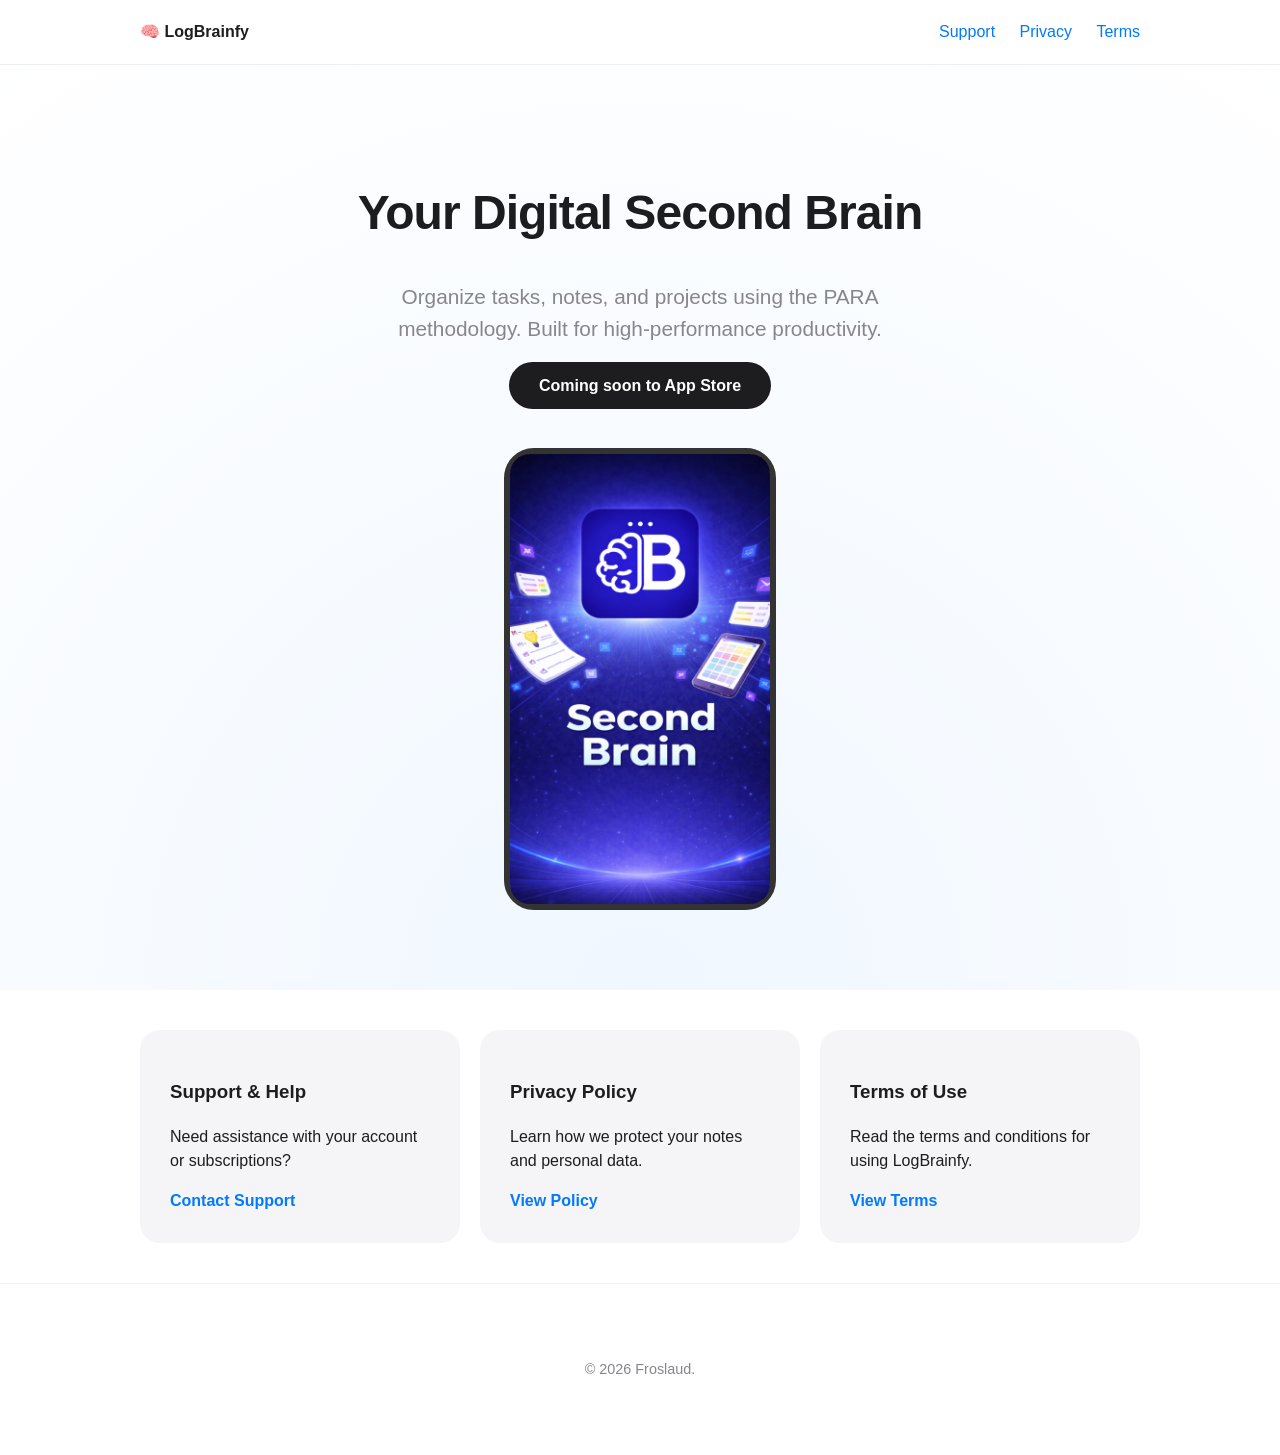
<file: index.html>
<!DOCTYPE html>
<html lang="en">
<head>
    <meta charset="UTF-8">
    <meta name="viewport" content="width=device-width, initial-scale=1.0">
    <title>LogBrainfy - Master Your Productivity</title>
    <link rel="stylesheet" href="style.css">
</head>
<body>
    <nav>
        <div class="nav-container">
            <span class="logo-text">🧠 LogBrainfy</span>
            <div class="nav-links">
                <a href="support.html">Support</a>
                <a href="privacy.html">Privacy</a>
                <a href="terms.html">Terms</a>
            </div>
        </div>
    </nav>

    <header class="hero">
        <h1>Your Digital Second Brain</h1>
        <p class="subtitle">Organize tasks, notes, and projects using the PARA methodology. Built for high-performance productivity.</p>
        <div class="hero-buttons">
            <a href="#" class="btn-primary">Coming soon to App Store</a>
        </div>
        <div class="mockup-box">
            <img src="app-preview.png" alt="App preview">
        </div>
    </header>

    <main class="content">
        <section class="legal-grid">
            <div class="card" id="support">
                <h3>Support & Help</h3>
                <p>Need assistance with your account or subscriptions?</p>
                <a href="support.html" class="btn-secondary">Contact Support</a>
            </div>

            <div class="card">
                <h3>Privacy Policy</h3>
                <p>Learn how we protect your notes and personal data.</p>
                <a href="privacy.html" class="btn-secondary">View Policy</a>
            </div>

            <div class="card">
                <h3>Terms of Use</h3>
                <p>Read the terms and conditions for using LogBrainfy.</p>
                <a href="terms.html" class="btn-secondary">View Terms</a>
            </div>
        </section>
    </main>

    <footer>
        <p>&copy; 2026 Froslaud.</p>
    </footer>
</body>
</html>
</file>
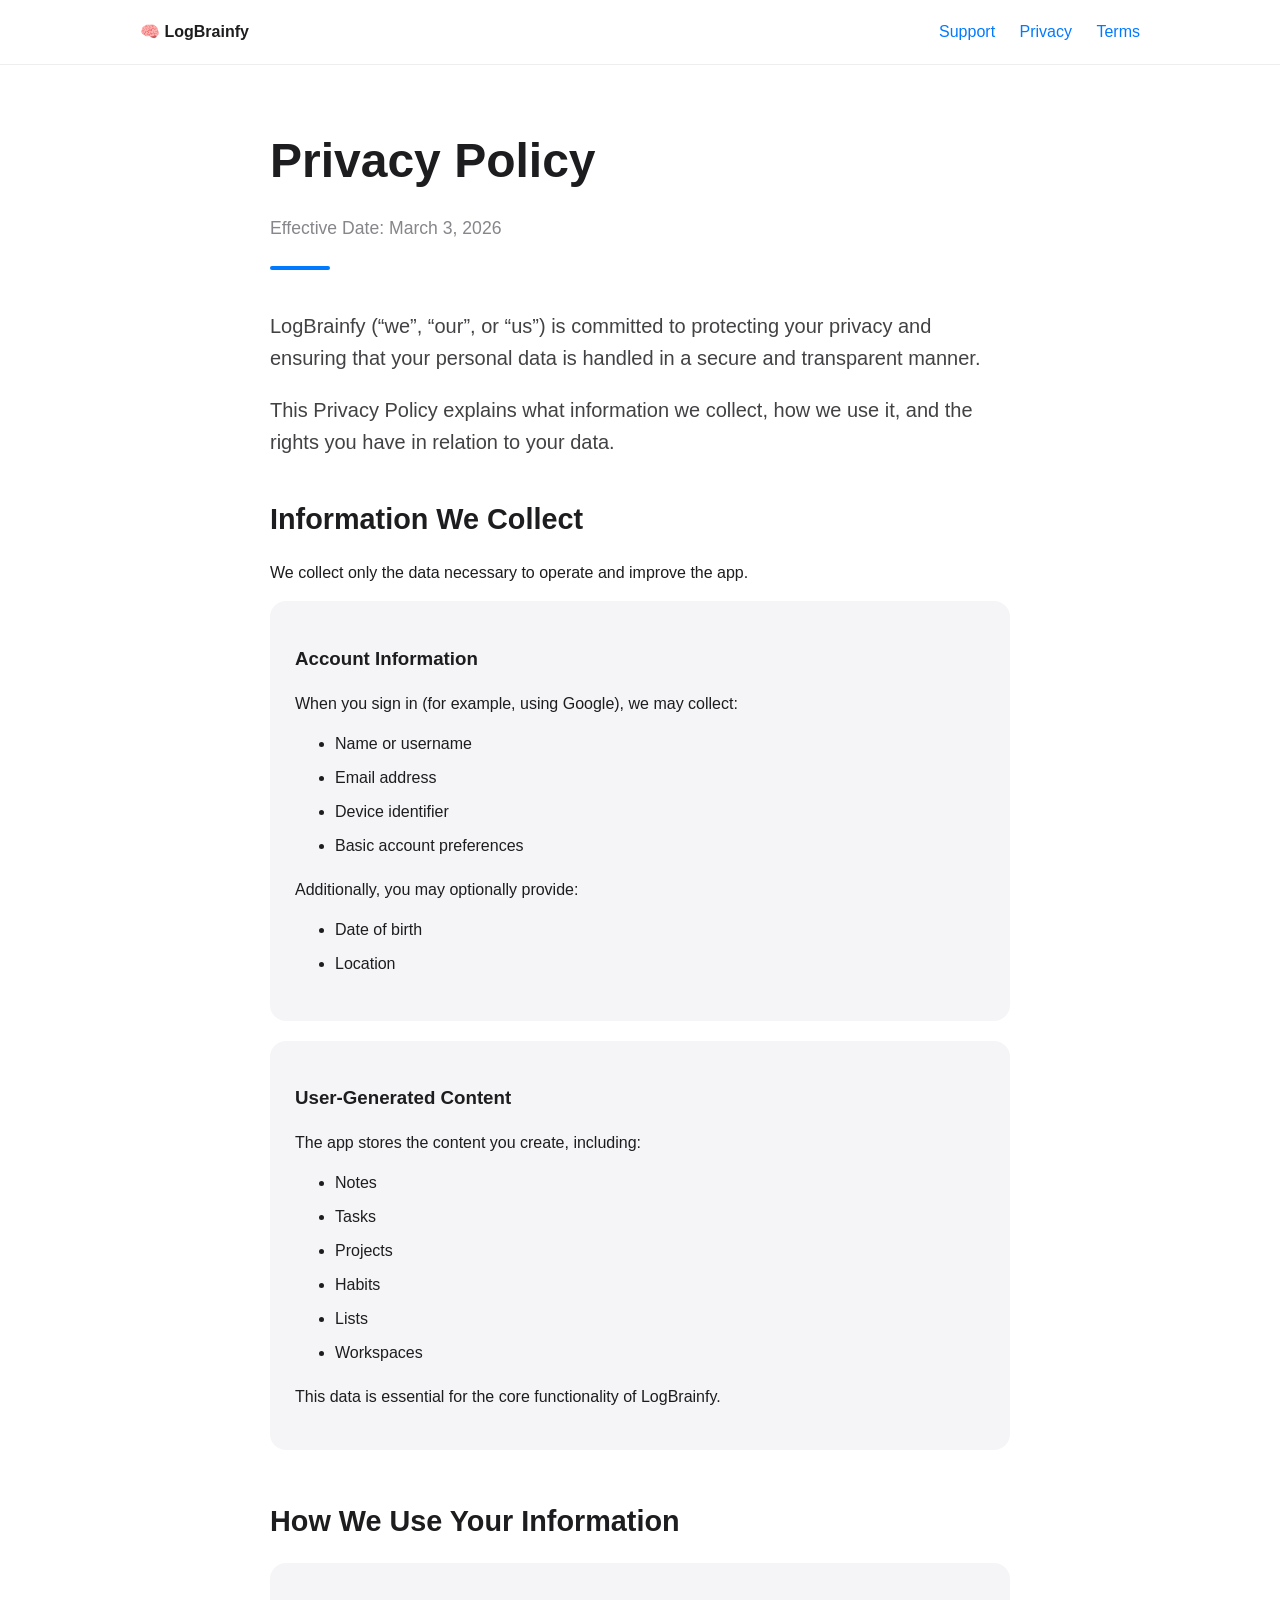
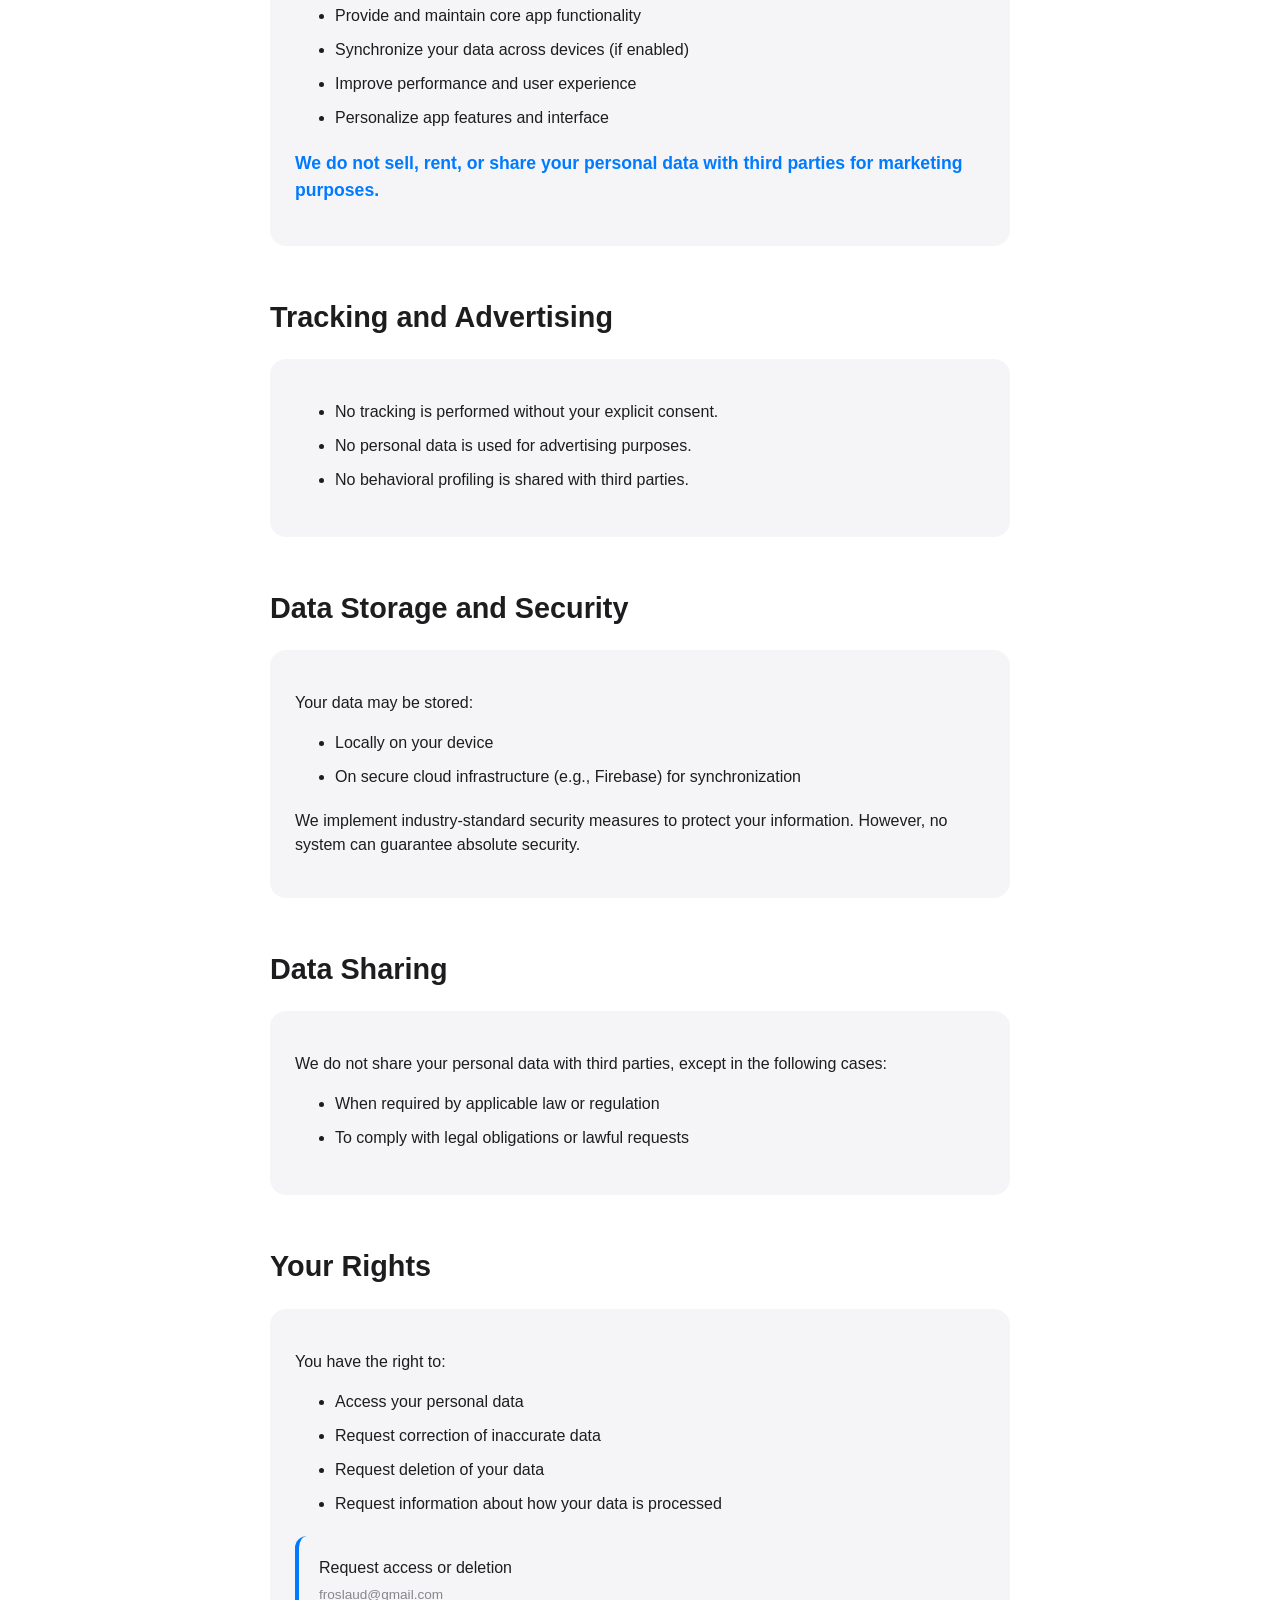
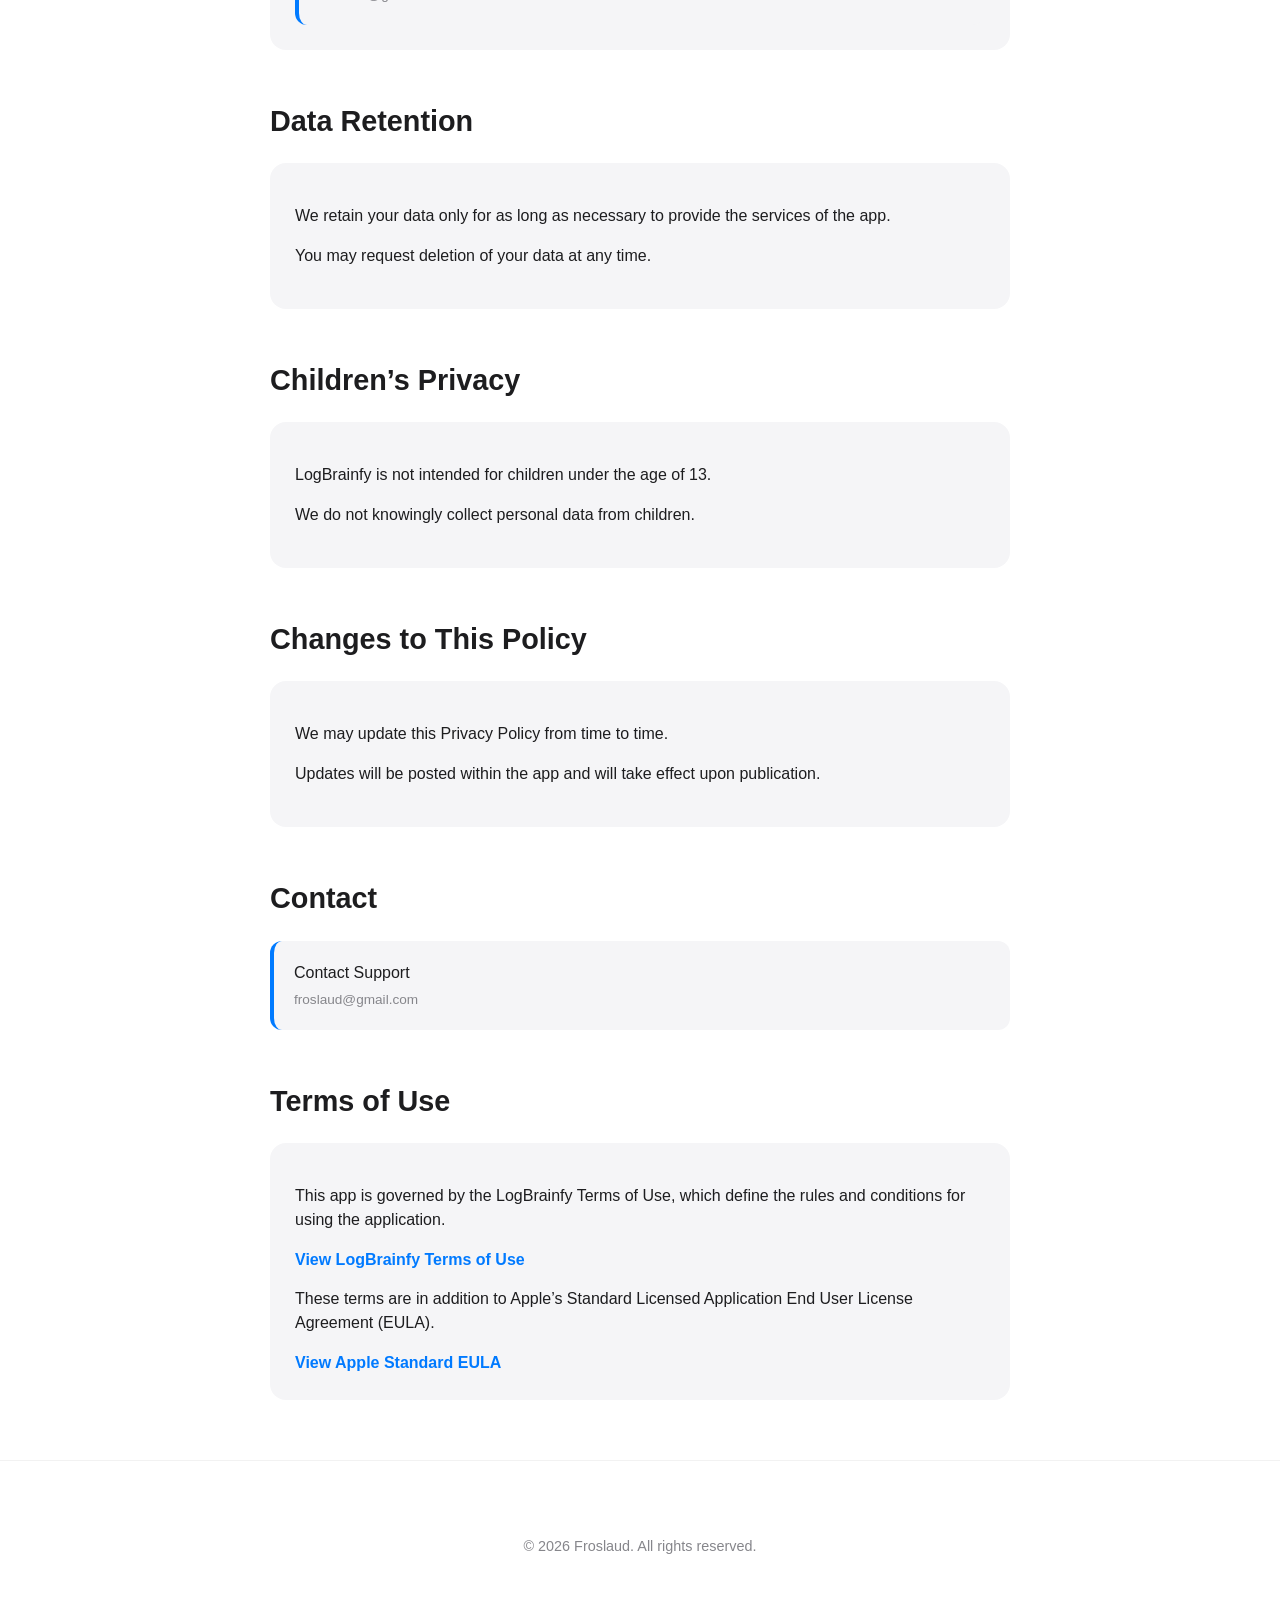
<file: privacy.html>
<!DOCTYPE html>
<html lang="en">
<head>
    <meta charset="UTF-8">
    <meta name="viewport" content="width=device-width, initial-scale=1.0">
    <title>Privacy Policy - LogBrainfy</title>
    <link rel="stylesheet" href="style.css">
</head>
<body>

    <!-- NAV -->
    <nav>
        <div class="nav-container">
            <a href="index.html" class="logo-text">🧠 LogBrainfy</a>
            <div class="nav-links">
                <a href="support.html">Support</a>
                <a href="privacy.html">Privacy</a>
                <a href="terms.html">Terms</a>
            </div>
        </div>
    </nav>

    <!-- MAIN -->
    <main class="legal-wrapper">

        <!-- HEADER -->
        <div class="legal-header">
            <h1>Privacy Policy</h1>
            <p class="effective-date">Effective Date: March 3, 2026</p>
            <div class="header-line"></div>
        </div>

        <!-- INTRO -->
        <p class="intro-text">
            LogBrainfy (“we”, “our”, or “us”) is committed to protecting your privacy and ensuring that your personal data is handled in a secure and transparent manner.
        </p>
        <p class="intro-text" style="margin-top:-20px;">
            This Privacy Policy explains what information we collect, how we use it, and the rights you have in relation to your data.
        </p>

        <!-- INFO COLLECTION -->
        <section class="legal-section">
            <h2>Information We Collect</h2>
            <p>We collect only the data necessary to operate and improve the app.</p>

            <div class="info-card">
                <h3>Account Information</h3>
                <p>When you sign in (for example, using Google), we may collect:</p>
                <ul>
                    <li>Name or username</li>
                    <li>Email address</li>
                    <li>Device identifier</li>
                    <li>Basic account preferences</li>
                </ul>

                <p>Additionally, you may optionally provide:</p>
                <ul>
                    <li>Date of birth</li>
                    <li>Location</li>
                </ul>
            </div>

            <div class="info-card">
                <h3>User-Generated Content</h3>
                <p>The app stores the content you create, including:</p>
                <ul>
                    <li>Notes</li>
                    <li>Tasks</li>
                    <li>Projects</li>
                    <li>Habits</li>
                    <li>Lists</li>
                    <li>Workspaces</li>
                </ul>

                <p>This data is essential for the core functionality of LogBrainfy.</p>
            </div>
        </section>

        <!-- USE -->
        <section class="legal-section">
            <h2>How We Use Your Information</h2>
            <div class="info-card">
                <ul>
                    <li>Provide and maintain core app functionality</li>
                    <li>Synchronize your data across devices (if enabled)</li>
                    <li>Improve performance and user experience</li>
                    <li>Personalize app features and interface</li>
                </ul>

                <p class="highlight-box">
                    We do not sell, rent, or share your personal data with third parties for marketing purposes.
                </p>
            </div>
        </section>

        <!-- TRACKING -->
        <section class="legal-section">
            <h2>Tracking and Advertising</h2>
            <div class="info-card">
                <ul>
                    <li>No tracking is performed without your explicit consent.</li>
                    <li>No personal data is used for advertising purposes.</li>
                    <li>No behavioral profiling is shared with third parties.</li>
                </ul>
            </div>
        </section>

        <!-- STORAGE -->
        <section class="legal-section">
            <h2>Data Storage and Security</h2>
            <div class="info-card">
                <p>Your data may be stored:</p>
                <ul>
                    <li>Locally on your device</li>
                    <li>On secure cloud infrastructure (e.g., Firebase) for synchronization</li>
                </ul>

                <p>
                    We implement industry-standard security measures to protect your information. However, no system can guarantee absolute security.
                </p>
            </div>
        </section>

        <!-- SHARING -->
        <section class="legal-section">
            <h2>Data Sharing</h2>
            <div class="info-card">
                <p>We do not share your personal data with third parties, except in the following cases:</p>
                <ul>
                    <li>When required by applicable law or regulation</li>
                    <li>To comply with legal obligations or lawful requests</li>
                </ul>
            </div>
        </section>

        <!-- RIGHTS -->
        <section class="legal-section">
            <h2>Your Rights</h2>
            <div class="info-card">
                <p>You have the right to:</p>
                <ul>
                    <li>Access your personal data</li>
                    <li>Request correction of inaccurate data</li>
                    <li>Request deletion of your data</li>
                    <li>Request information about how your data is processed</li>
                </ul>

                <a href="mailto:froslaud@gmail.com" class="contact-box">
                    Request access or deletion
                    <span>froslaud@gmail.com</span>
                </a>
            </div>
        </section>

        <!-- RETENTION -->
        <section class="legal-section">
            <h2>Data Retention</h2>
            <div class="info-card">
                <p>
                    We retain your data only for as long as necessary to provide the services of the app.
                </p>
                <p>
                    You may request deletion of your data at any time.
                </p>
            </div>
        </section>

        <!-- CHILDREN -->
        <section class="legal-section">
            <h2>Children’s Privacy</h2>
            <div class="info-card">
                <p>
                    LogBrainfy is not intended for children under the age of 13.
                </p>
                <p>
                    We do not knowingly collect personal data from children.
                </p>
            </div>
        </section>

        <!-- CHANGES -->
        <section class="legal-section">
            <h2>Changes to This Policy</h2>
            <div class="info-card">
                <p>
                    We may update this Privacy Policy from time to time.
                </p>
                <p>
                    Updates will be posted within the app and will take effect upon publication.
                </p>
            </div>
        </section>

        <!-- CONTACT -->
        <section class="legal-section">
            <h2>Contact</h2>
            <a href="mailto:froslaud@gmail.com" class="contact-box">
                Contact Support
                <span>froslaud@gmail.com</span>
            </a>
        </section>

        <!-- TERMS -->
        <section class="legal-section">
            <h2>Terms of Use</h2>
            <div class="info-card">
                <p>
                    This app is governed by the LogBrainfy Terms of Use, which define the rules and conditions for using the application.
                </p>
        
                <a href="terms.html" class="eula-link">
                    View LogBrainfy Terms of Use
                </a>
        
                <p style="margin-top:15px;">
                    These terms are in addition to Apple’s Standard Licensed Application End User License Agreement (EULA).
                </p>
        
                <a href="https://www.apple.com/legal/internet-services/itunes/dev/stdeula/" target="_blank" class="eula-link">
                    View Apple Standard EULA
                </a>
            </div>
        </section>

    </main>

    <!-- FOOTER -->
    <footer>
        <p>&copy; 2026 Froslaud. All rights reserved.</p>
    </footer>

</body>
</html>
</file>
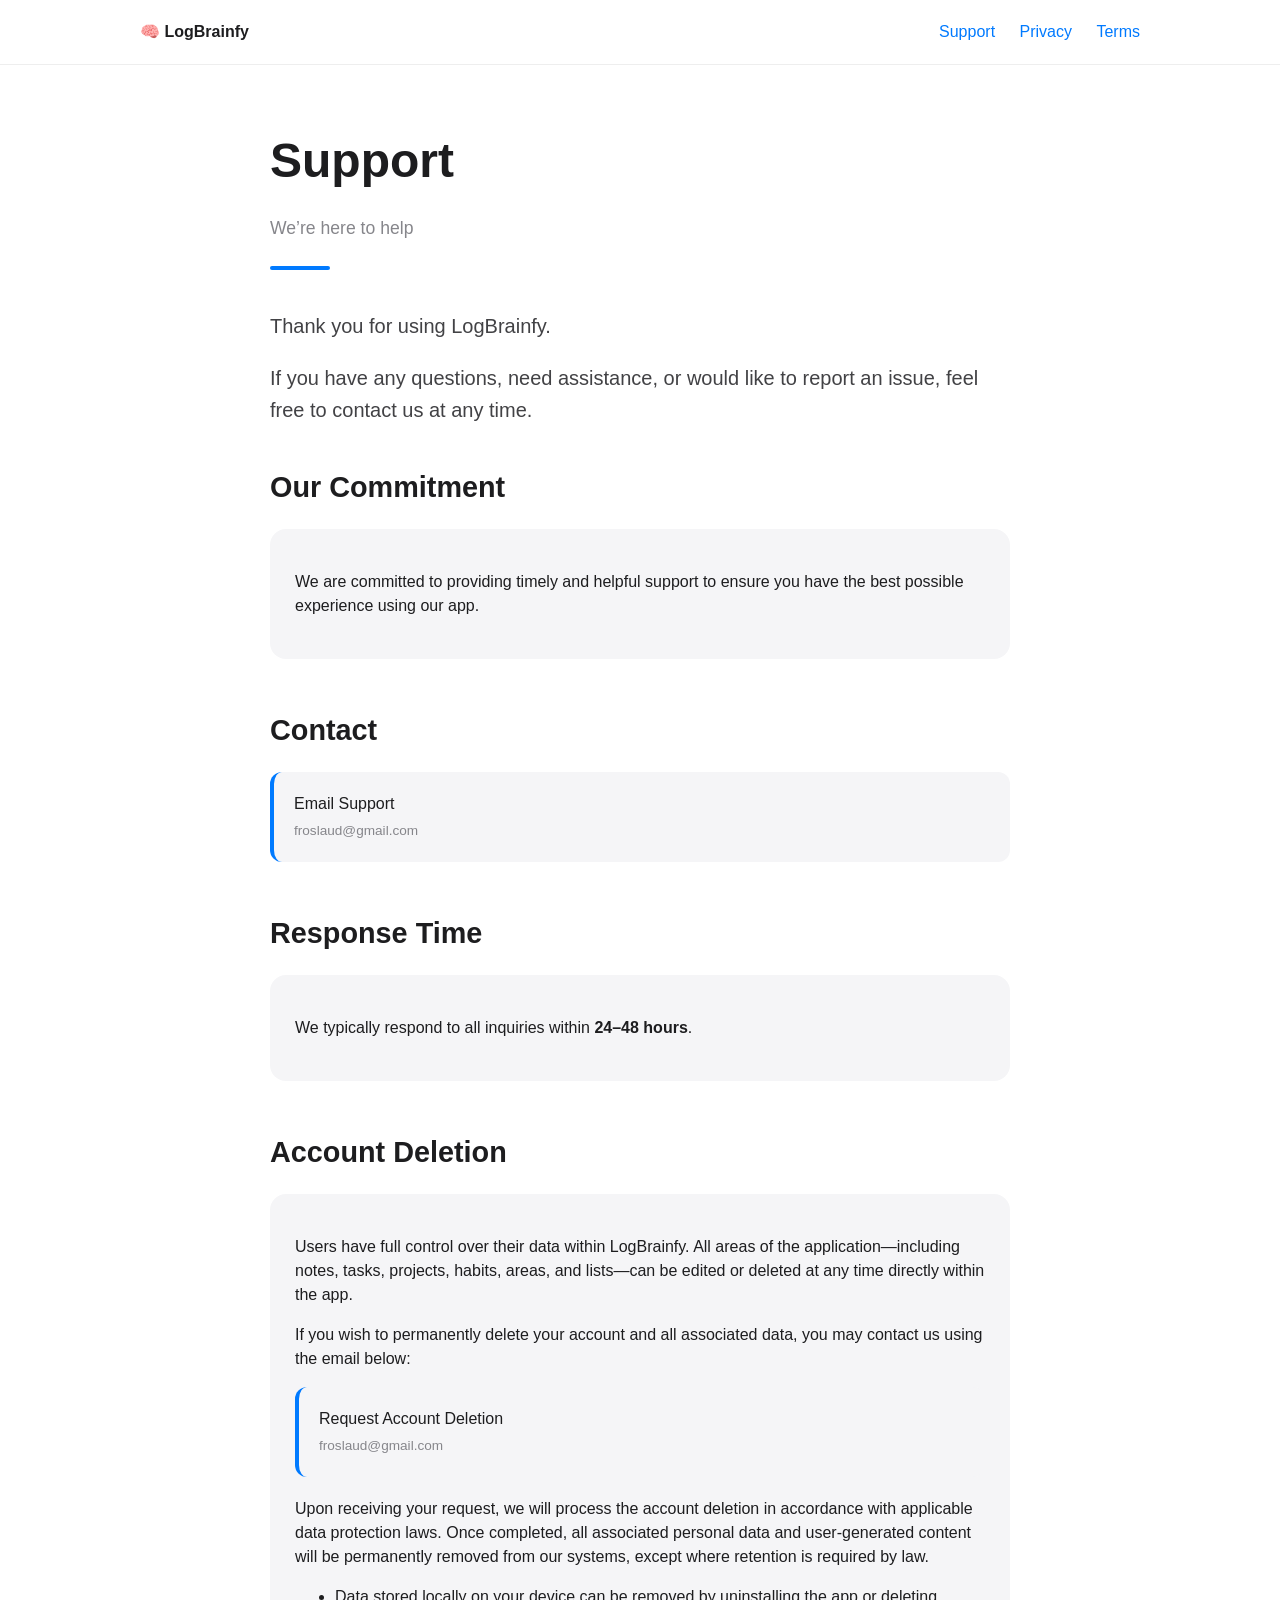
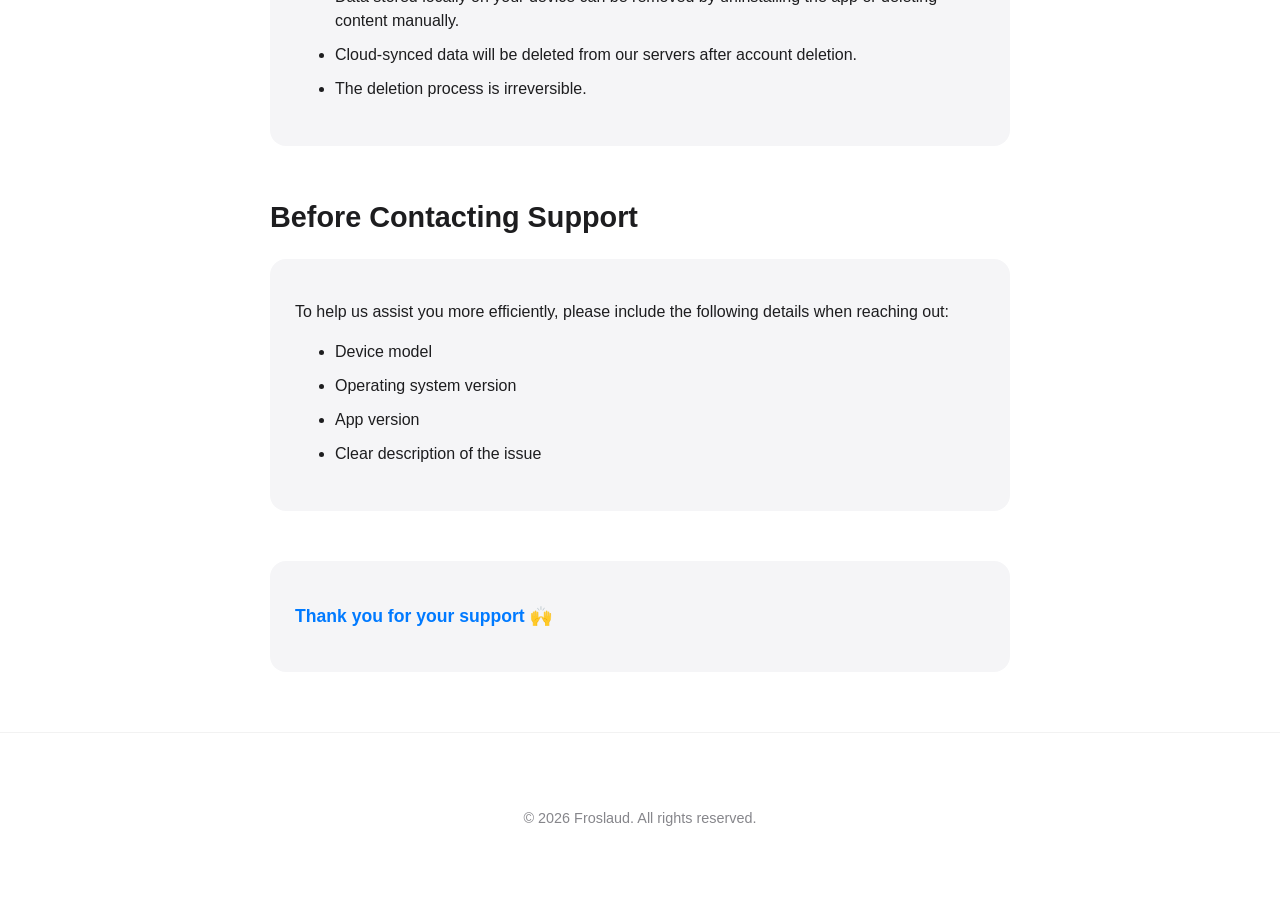
<file: support.html>
<!DOCTYPE html>
<html lang="en">
<head>
    <meta charset="UTF-8">
    <meta name="viewport" content="width=device-width, initial-scale=1.0">
    <title>Support - LogBrainfy</title>
    <link rel="stylesheet" href="style.css">
</head>
<body>

    <!-- NAV -->
    <nav>
        <div class="nav-container">
            <a href="index.html" class="logo-text">🧠 LogBrainfy</a>
            <div class="nav-links">
                <a href="support.html">Support</a>
                <a href="privacy.html">Privacy</a>
                <a href="terms.html">Terms</a>
            </div>
        </div>
    </nav>

    <!-- MAIN -->
    <main class="legal-wrapper">

        <!-- HEADER -->
        <div class="legal-header">
            <h1>Support</h1>
            <p class="effective-date">We’re here to help</p>
            <div class="header-line"></div>
        </div>

        <!-- INTRO -->
        <p class="intro-text">
            Thank you for using LogBrainfy.
        </p>
        <p class="intro-text" style="margin-top:-20px;">
            If you have any questions, need assistance, or would like to report an issue, feel free to contact us at any time.
        </p>

        <!-- COMMITMENT -->
        <section class="legal-section">
            <h2>Our Commitment</h2>
            <div class="info-card">
                <p>
                    We are committed to providing timely and helpful support to ensure you have the best possible experience using our app.
                </p>
            </div>
        </section>

        <!-- CONTACT -->
        <section class="legal-section">
            <h2>Contact</h2>
            <a href="mailto:froslaud@gmail.com" class="contact-box">
                Email Support
                <span>froslaud@gmail.com</span>
            </a>
        </section>

        <!-- RESPONSE TIME -->
        <section class="legal-section">
            <h2>Response Time</h2>
            <div class="info-card">
                <p>
                    We typically respond to all inquiries within <strong>24–48 hours</strong>.
                </p>
            </div>
        </section>

        <!-- ACCOUNT DELETION -->
        <section class="legal-section">
            <h2>Account Deletion</h2>
            <div class="info-card">
                <p>
                    Users have full control over their data within LogBrainfy. All areas of the application—including notes, tasks, projects, habits, areas, and lists—can be edited or deleted at any time directly within the app.
                </p>

                <p>
                    If you wish to permanently delete your account and all associated data, you may contact us using the email below:
                </p>

                <a href="mailto:froslaud@gmail.com" class="contact-box">
                    Request Account Deletion
                    <span>froslaud@gmail.com</span>
                </a>

                <p style="margin-top:20px;">
                    Upon receiving your request, we will process the account deletion in accordance with applicable data protection laws. Once completed, all associated personal data and user-generated content will be permanently removed from our systems, except where retention is required by law.
                </p>

                <ul>
                    <li>Data stored locally on your device can be removed by uninstalling the app or deleting content manually.</li>
                    <li>Cloud-synced data will be deleted from our servers after account deletion.</li>
                    <li>The deletion process is irreversible.</li>
                </ul>
            </div>
        </section>

        <!-- ADDITIONAL INFO -->
        <section class="legal-section">
            <h2>Before Contacting Support</h2>
            <div class="info-card">
                <p>
                    To help us assist you more efficiently, please include the following details when reaching out:
                </p>
                <ul>
                    <li>Device model</li>
                    <li>Operating system version</li>
                    <li>App version</li>
                    <li>Clear description of the issue</li>
                </ul>
            </div>
        </section>

        <!-- THANK YOU -->
        <section class="legal-section">
            <div class="info-card">
                <p class="highlight-box">
                    Thank you for your support 🙌
                </p>
            </div>
        </section>

    </main>

    <!-- FOOTER -->
    <footer>
        <p>&copy; 2026 Froslaud. All rights reserved.</p>
    </footer>

</body>
</html>
</file>
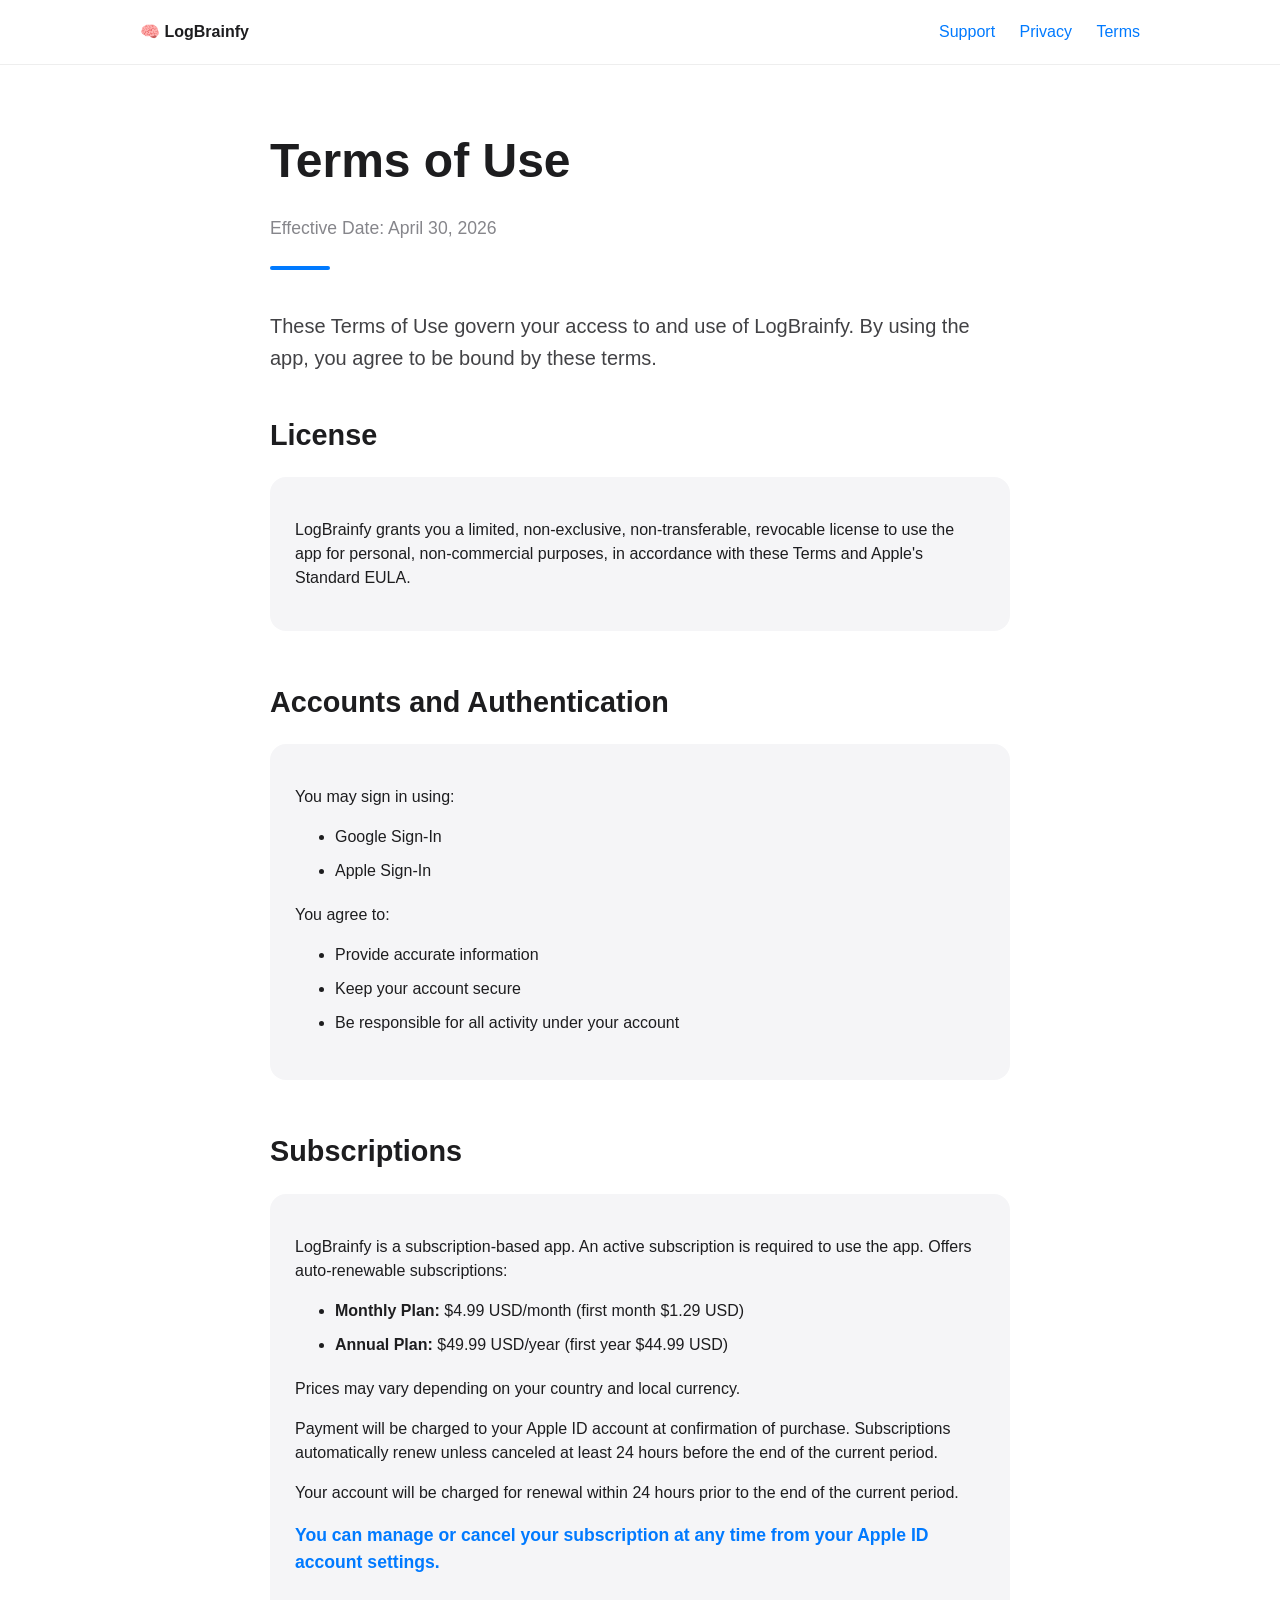
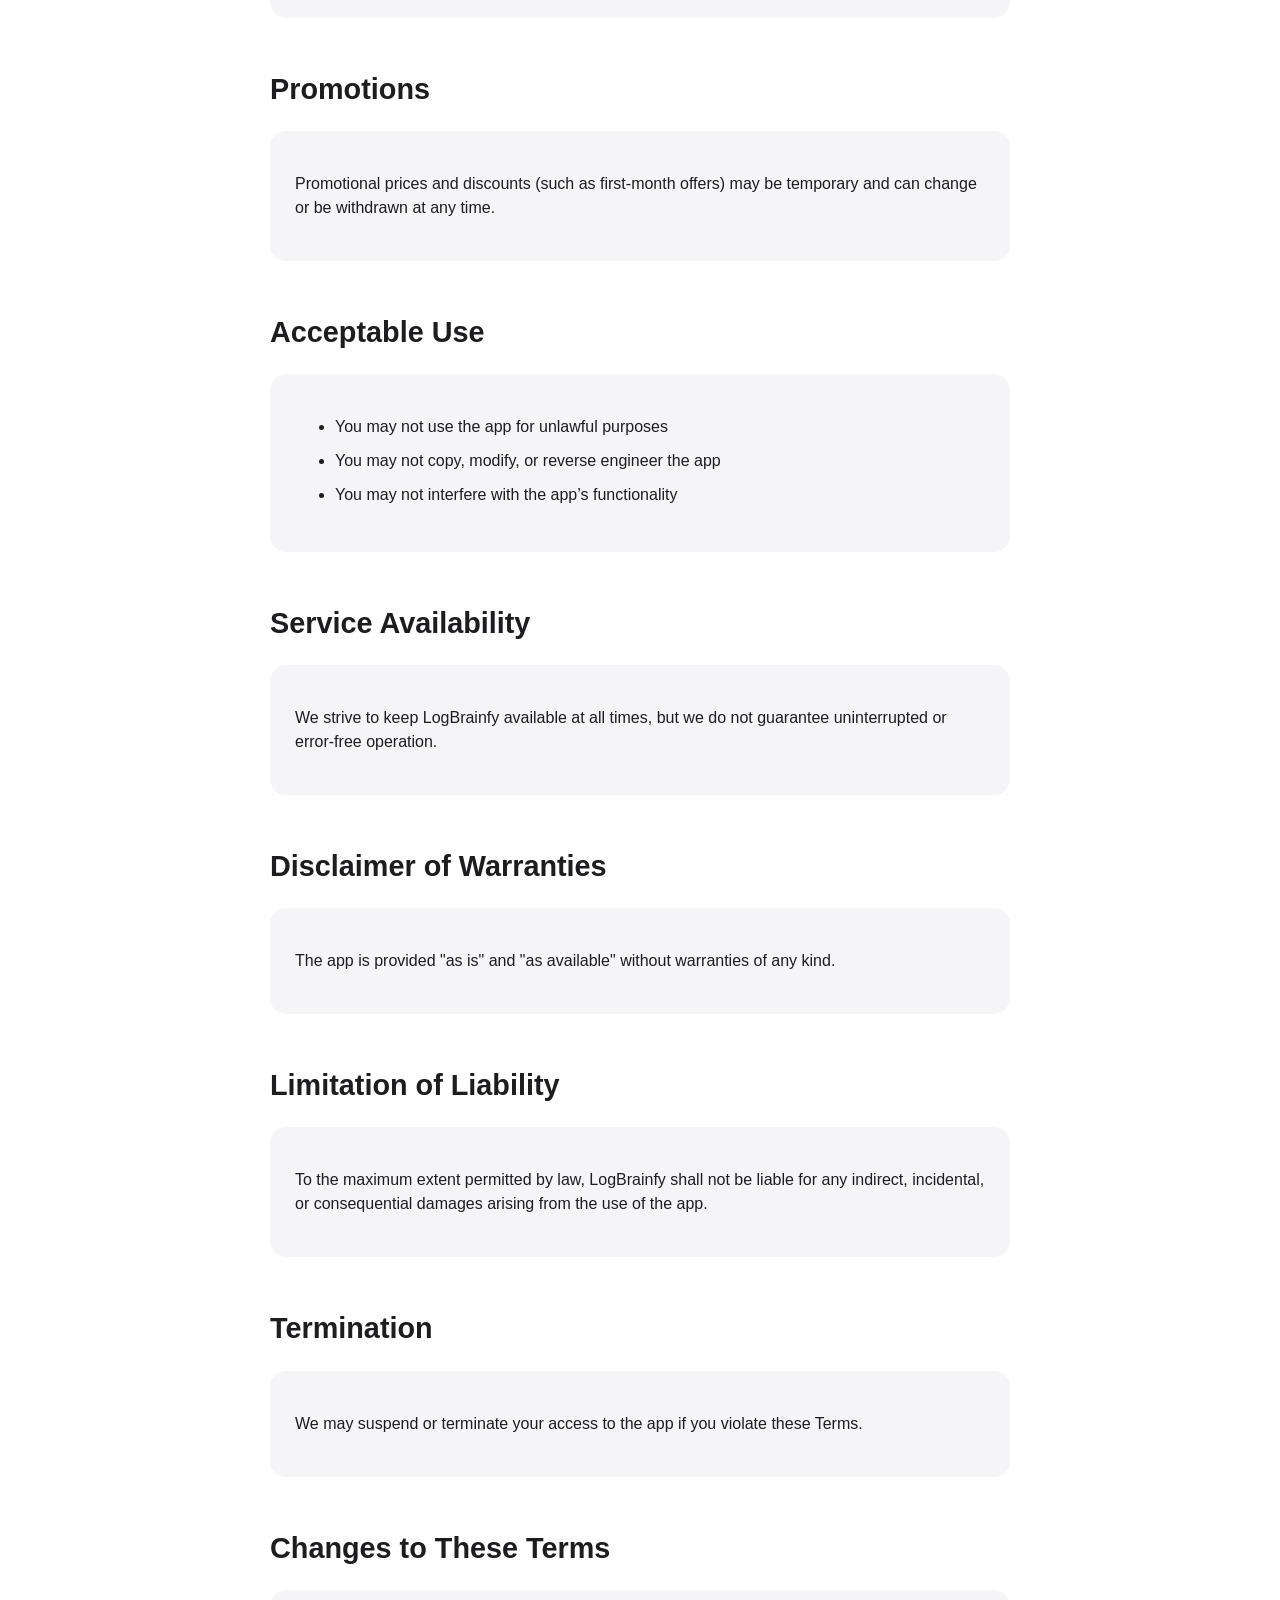
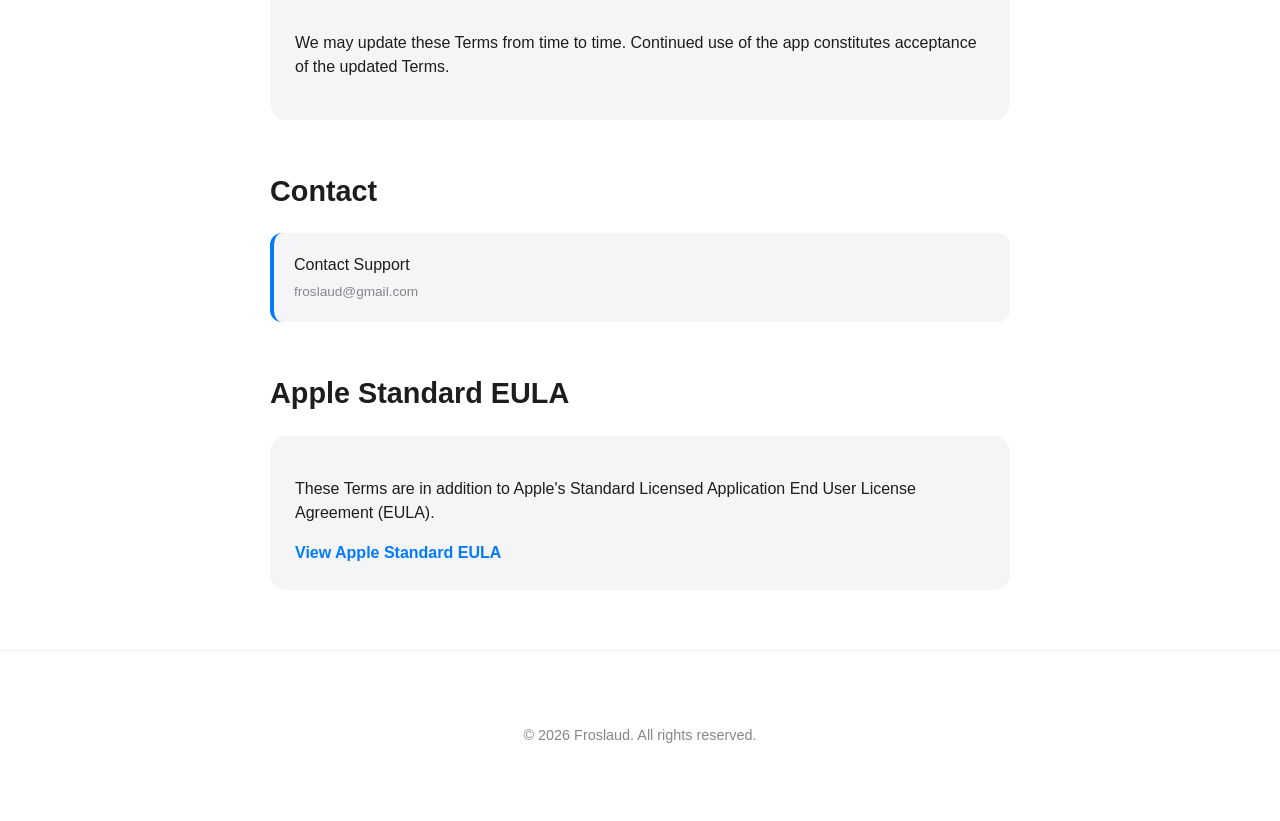
<file: terms.html>
<!DOCTYPE html>
<html lang="en">
<head>
    <meta charset="UTF-8">
    <meta name="viewport" content="width=device-width, initial-scale=1.0">
    <title>Terms of Use - LogBrainfy</title>
    <link rel="stylesheet" href="style.css">
</head>
<body>

    <!-- NAV -->
    <nav>
        <div class="nav-container">
            <a href="index.html" class="logo-text">🧠 LogBrainfy</a>
            <div class="nav-links">
                <a href="support.html">Support</a>
                <a href="privacy.html">Privacy</a>
                <a href="terms.html">Terms</a>
            </div>
        </div>
    </nav>

    <!-- MAIN -->
    <main class="legal-wrapper">

        <!-- HEADER -->
        <div class="legal-header">
            <h1>Terms of Use</h1>
            <p class="effective-date">Effective Date: April 30, 2026</p>
            <div class="header-line"></div>
        </div>

        <!-- INTRO -->
        <p class="intro-text">
            These Terms of Use govern your access to and use of LogBrainfy. By using the app, you agree to be bound by these terms.
        </p>

        <!-- LICENSE -->
        <section class="legal-section">
            <h2>License</h2>
            <div class="info-card">
                <p>
                    LogBrainfy grants you a limited, non-exclusive, non-transferable, revocable license to use the app for personal, non-commercial purposes, in accordance with these Terms and Apple's Standard EULA.
                </p>
            </div>
        </section>

        <!-- ACCOUNTS -->
        <section class="legal-section">
            <h2>Accounts and Authentication</h2>
            <div class="info-card">
                <p>You may sign in using:</p>
                <ul>
                    <li>Google Sign-In</li>
                    <li>Apple Sign-In</li>
                </ul>

                <p>You agree to:</p>
                <ul>
                    <li>Provide accurate information</li>
                    <li>Keep your account secure</li>
                    <li>Be responsible for all activity under your account</li>
                </ul>
            </div>
        </section>

        <!-- SUBSCRIPTIONS -->
        <section class="legal-section">
            <h2>Subscriptions</h2>
            <div class="info-card">
                <p>LogBrainfy is a subscription-based app. An active subscription is required to use the app. Offers auto-renewable subscriptions:</p>

                <ul>
                    <li><strong>Monthly Plan:</strong> $4.99 USD/month (first month $1.29 USD)</li>
                    <li><strong>Annual Plan:</strong> $49.99 USD/year (first year $44.99 USD)</li>
                </ul>

                <p>
                    Prices may vary depending on your country and local currency.
                </p>

                <p>
                    Payment will be charged to your Apple ID account at confirmation of purchase.
                    Subscriptions automatically renew unless canceled at least 24 hours before the end of the current period.
                </p>

                <p>
                    Your account will be charged for renewal within 24 hours prior to the end of the current period.
                </p>

                <p class="highlight-box">
                    You can manage or cancel your subscription at any time from your Apple ID account settings.
                </p>
            </div>
        </section>

        <!-- PROMOTIONS -->
        <section class="legal-section">
            <h2>Promotions</h2>
            <div class="info-card">
                <p>
                    Promotional prices and discounts (such as first-month offers) may be temporary and can change or be withdrawn at any time.
                </p>
            </div>
        </section>

        <!-- ACCEPTABLE USE -->
        <section class="legal-section">
            <h2>Acceptable Use</h2>
            <div class="info-card">
                <ul>
                    <li>You may not use the app for unlawful purposes</li>
                    <li>You may not copy, modify, or reverse engineer the app</li>
                    <li>You may not interfere with the app’s functionality</li>
                </ul>
            </div>
        </section>

        <!-- SERVICE -->
        <section class="legal-section">
            <h2>Service Availability</h2>
            <div class="info-card">
                <p>
                    We strive to keep LogBrainfy available at all times, but we do not guarantee uninterrupted or error-free operation.
                </p>
            </div>
        </section>

        <!-- DISCLAIMER -->
        <section class="legal-section">
            <h2>Disclaimer of Warranties</h2>
            <div class="info-card">
                <p>
                    The app is provided "as is" and "as available" without warranties of any kind.
                </p>
            </div>
        </section>

        <!-- LIABILITY -->
        <section class="legal-section">
            <h2>Limitation of Liability</h2>
            <div class="info-card">
                <p>
                    To the maximum extent permitted by law, LogBrainfy shall not be liable for any indirect, incidental, or consequential damages arising from the use of the app.
                </p>
            </div>
        </section>

        <!-- TERMINATION -->
        <section class="legal-section">
            <h2>Termination</h2>
            <div class="info-card">
                <p>
                    We may suspend or terminate your access to the app if you violate these Terms.
                </p>
            </div>
        </section>

        <!-- CHANGES -->
        <section class="legal-section">
            <h2>Changes to These Terms</h2>
            <div class="info-card">
                <p>
                    We may update these Terms from time to time. Continued use of the app constitutes acceptance of the updated Terms.
                </p>
            </div>
        </section>

        <!-- CONTACT -->
        <section class="legal-section">
            <h2>Contact</h2>
            <a href="mailto:froslaud@gmail.com" class="contact-box">
                Contact Support
                <span>froslaud@gmail.com</span>
            </a>
        </section>

        <!-- EULA -->
        <section class="legal-section">
            <h2>Apple Standard EULA</h2>
            <div class="info-card">
                <p>
                    These Terms are in addition to Apple's Standard Licensed Application End User License Agreement (EULA).
                </p>
                <a href="https://www.apple.com/legal/internet-services/itunes/dev/stdeula/" target="_blank" class="eula-link">
                    View Apple Standard EULA
                </a>
            </div>
        </section>

    </main>

    <!-- FOOTER -->
    <footer>
        <p>&copy; 2026 Froslaud. All rights reserved.</p>
    </footer>

</body>
</html>
</file>
<file: style.css>
:root {
    --primary: #007AFF;
    --bg: #ffffff;
    --text: #1d1d1f;
    --secondary-bg: #f5f5f7;
    --gray: #86868b;
}

body {
    font-family: -apple-system, BlinkMacSystemFont, "Segoe UI", Roboto, sans-serif;
    margin: 0;
    color: var(--text);
    background-color: var(--bg);
    line-height: 1.5;
}

/* --- NAVIGATION (Shared) --- */
nav {
    padding: 20px;
    background: rgba(255, 255, 255, 0.8);
    backdrop-filter: blur(10px);
    position: sticky;
    top: 0;
    z-index: 100;
    border-bottom: 1px solid #eee;
}

.nav-container {
    max-width: 1000px;
    margin: 0 auto;
    display: flex;
    justify-content: space-between;
    align-items: center;
}

.logo-text {
    font-weight: 700;
    text-decoration: none;
    color: var(--text);
}

.nav-links a {
    text-decoration: none;
    color: var(--primary);
    margin-left: 20px;
}

/* --- HOME PAGE STYLES (index.html) --- */
.hero {
    text-align: center;
    padding: 80px 20px;
    background: radial-gradient(circle at bottom, #f0f7ff 0%, #ffffff 100%);
}

.hero h1 { font-size: 3rem; letter-spacing: -0.02em; }

.subtitle {
    font-size: 1.3rem;
    color: var(--gray);
    max-width: 600px;
    margin: 0 auto 30px;
}

.btn-primary {
    background: var(--text);
    color: white;
    padding: 15px 30px;
    border-radius: 30px;
    text-decoration: none;
    font-weight: 600;
}

.mockup-box {
    width: 260px;
    height: 450px;
    background: #f0f0f0;
    margin: 50px auto 0;
    border-radius: 30px;
    border: 6px solid #333;
    display: flex;
    align-items: center;
    justify-content: center;
    color: #aaa;
}

.mockup-box img {
    width: 100%;
    height: 100%;
    object-fit: cover;
    border-radius: 20px;
}

.content { max-width: 1000px; margin: 0 auto; padding: 40px 20px; }

.legal-grid {
    display: grid;
    grid-template-columns: repeat(auto-fit, minmax(250px, 1fr));
    gap: 20px;
}

.card {
    background: var(--secondary-bg);
    padding: 30px;
    border-radius: 20px;
}

.btn-secondary {
    color: var(--primary);
    text-decoration: none;
    font-weight: 600;
    display: block;
    margin-top: 10px;
}

/* --- PRIVACY PAGE PREMIUM STYLES (privacy.html) --- */
.legal-wrapper {
    max-width: 740px;
    margin: 60px auto;
    padding: 0 20px;
}

.legal-header h1 {
    font-size: 3rem;
    font-weight: 700;
    margin-bottom: 10px;
}

.effective-date {
    color: var(--gray);
    font-size: 1.1rem;
}

.header-line {
    width: 60px;
    height: 4px;
    background: var(--primary);
    margin-top: 25px;
    border-radius: 2px;
}

.intro-text {
    font-size: 1.25rem;
    line-height: 1.6;
    color: #424245;
    margin: 40px 0;
}

.legal-section { margin-bottom: 50px; }
.legal-section h2 { font-size: 1.8rem; margin-bottom: 20px; font-weight: 600; }

.info-card {
    background: var(--secondary-bg);
    padding: 25px;
    border-radius: 16px;
    margin-bottom: 20px;
}

.highlight-box {
    font-weight: 600;
    color: var(--primary);
    font-size: 1.1rem;
}

.contact-box {
    display: block;
    background: var(--secondary-bg);
    padding: 20px;
    border-radius: 12px;
    text-decoration: none;
    color: var(--text);
    border-left: 4px solid var(--primary);
}

.contact-box span {
    display: block;
    font-size: 0.85rem;
    color: var(--gray);
    margin-top: 5px;
}

.eula-link {
    color: var(--primary);
    text-decoration: none;
    font-weight: 600;
}

/* --- FOOTER (Shared) --- */
footer {
    text-align: center;
    padding: 60px;
    color: var(--gray);
    font-size: 0.9rem;
    border-top: 1px solid #f2f2f2;
}

/* List styling for Privacy */
ul { margin-bottom: 20px; }
li { margin-bottom: 10px; }
</file>
